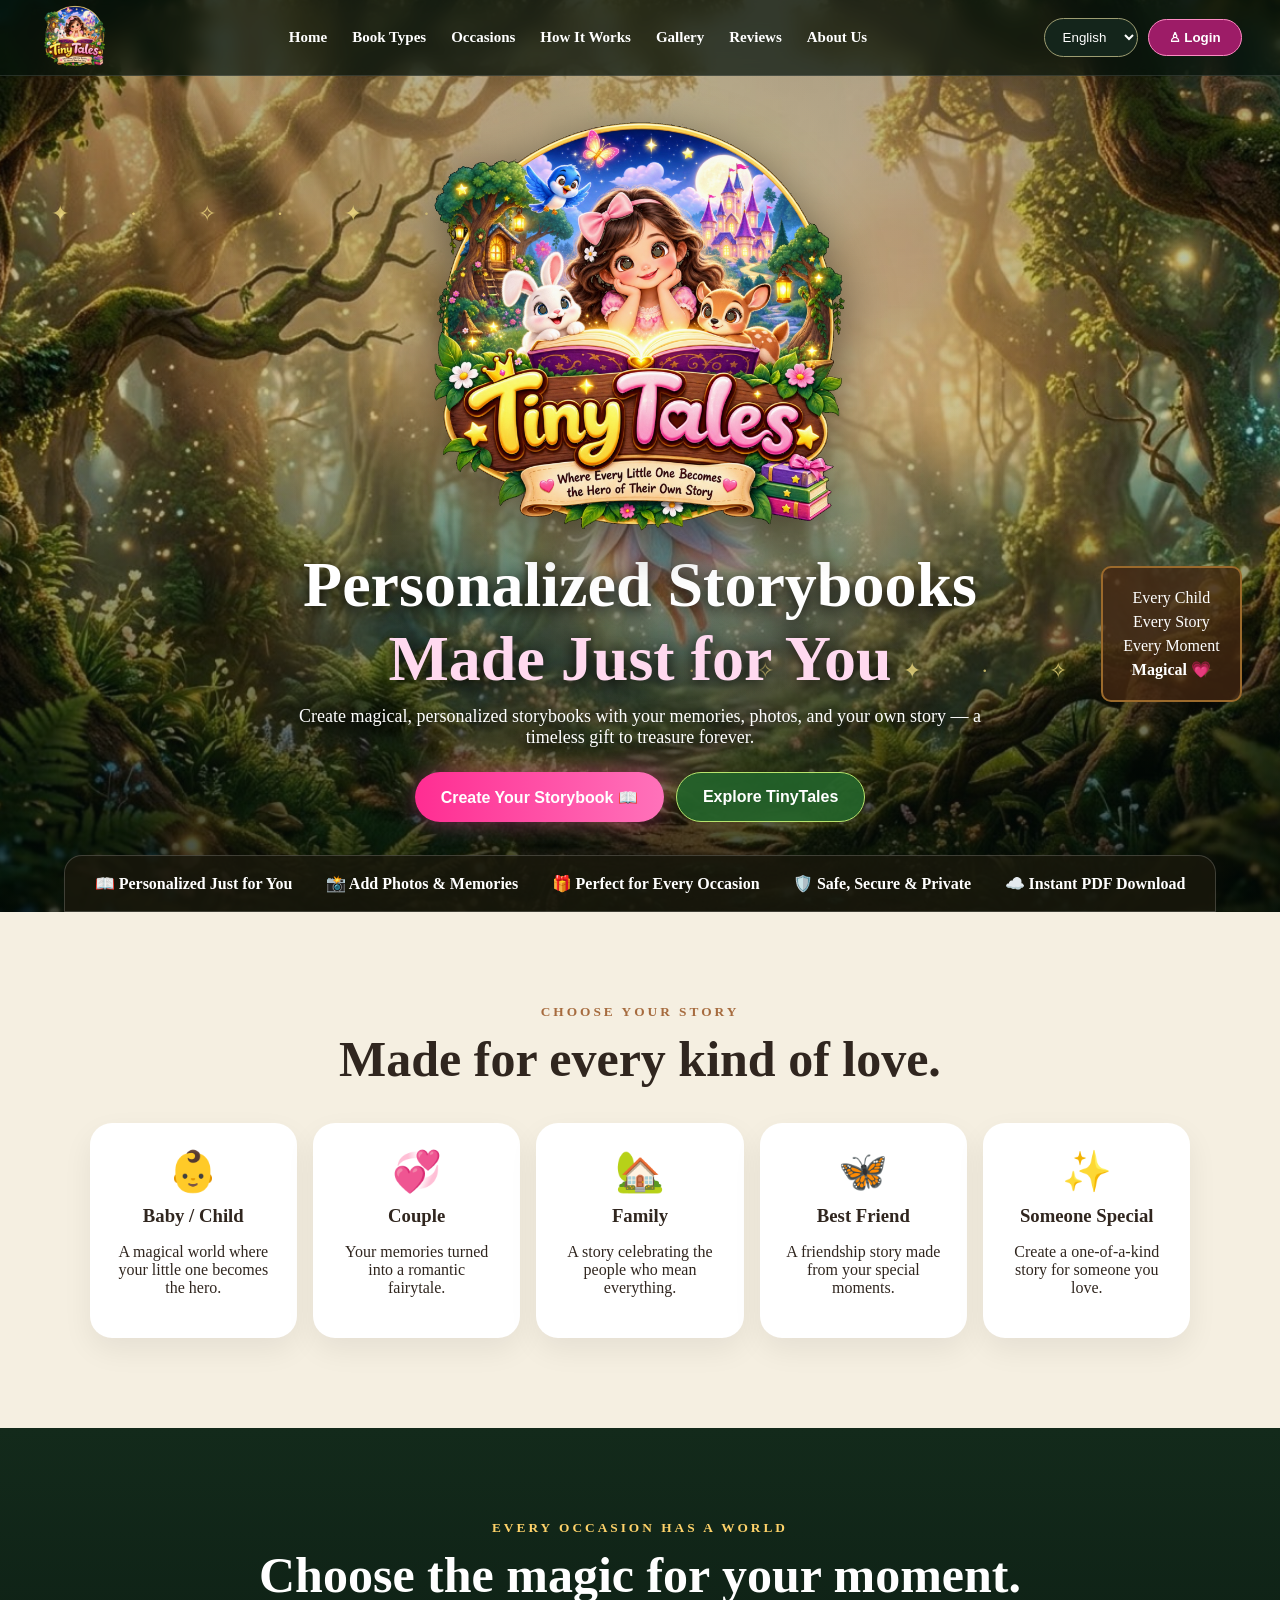
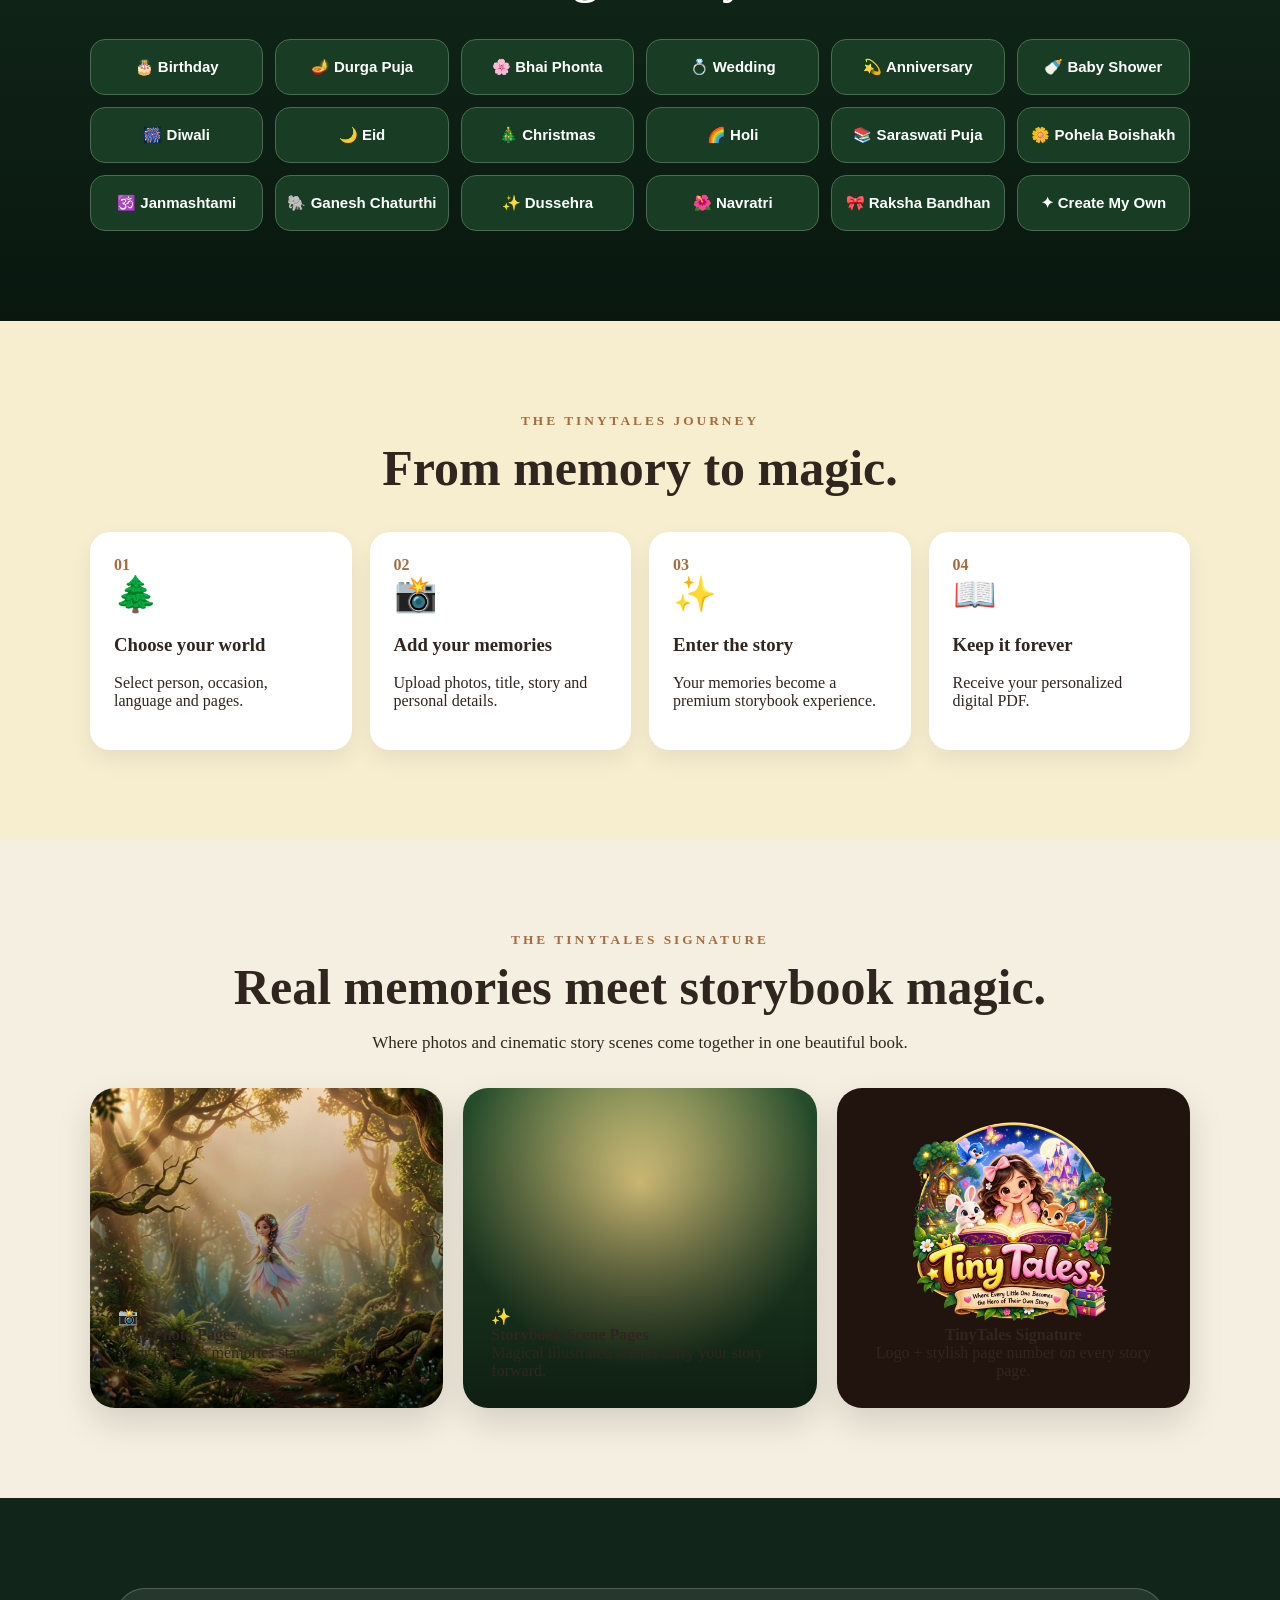
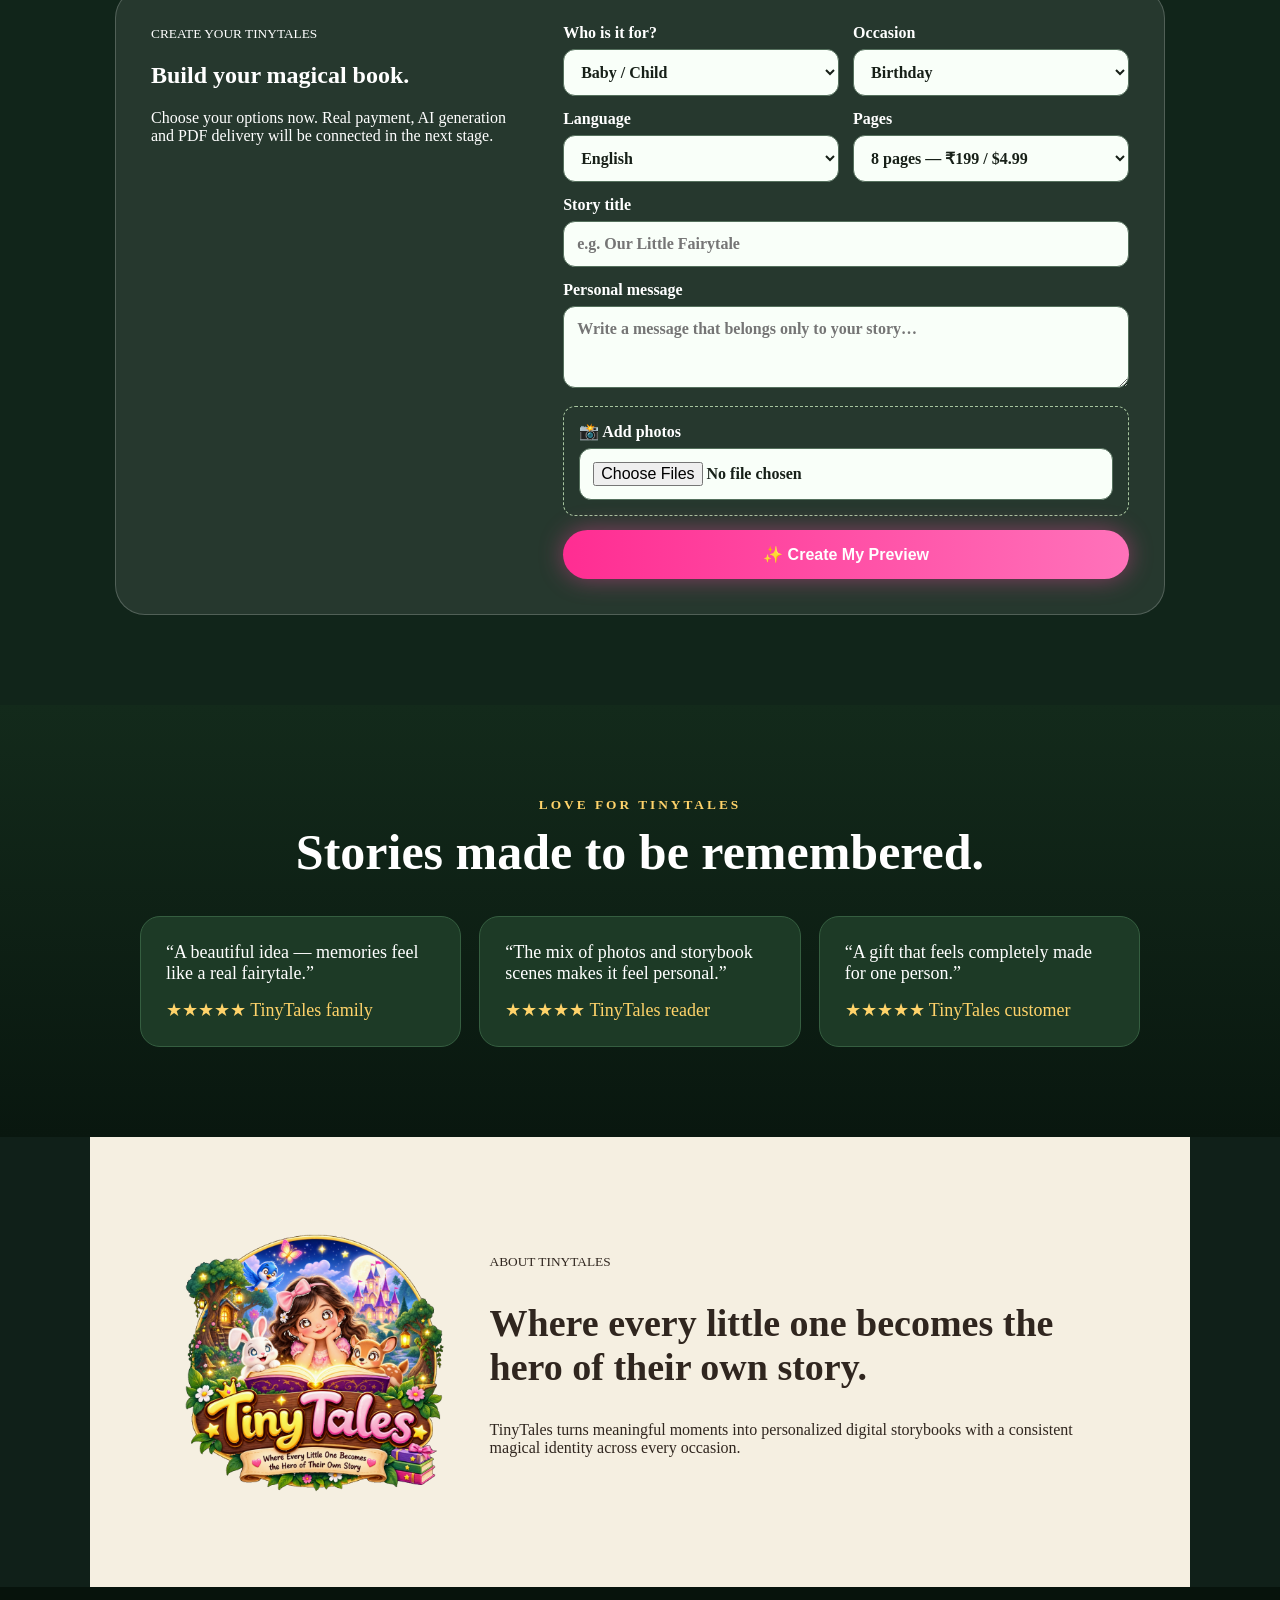
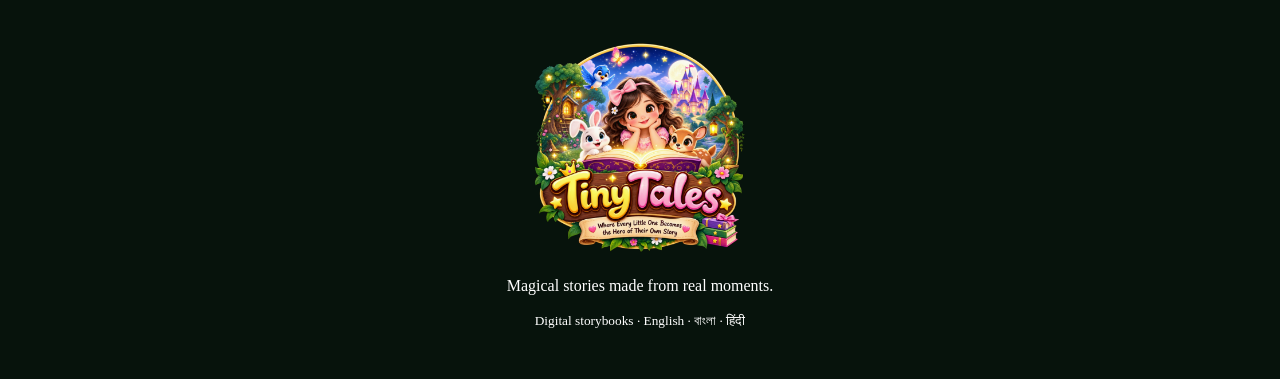
<file: index.html>
<!doctype html><html lang="en"><head><meta charset="utf-8"><meta name="viewport" content="width=device-width,initial-scale=1"><title>TinyTales — Personalized Magical Storybooks</title><meta name="description" content="TinyTales creates personalized magical storybooks from your memories, photos and stories in English, বাংলা and हिंदी."><link rel="icon" href="assets/favicon.png"><meta property="og:title" content="TinyTales — Personalized Magical Storybooks"><meta property="og:description" content="Where Every Little One Becomes the Hero of Their Own Story"><style id="tinytales-main-style">
*{box-sizing:border-box}html{scroll-behavior:smooth}body{margin:0;color:#fff;background:#102019;font-family:Georgia,'Times New Roman',serif}.topbar{position:fixed;top:0;left:0;right:0;height:76px;z-index:20;display:flex;align-items:center;padding:6px 3%;background:rgba(5,18,12,.72);backdrop-filter:blur(10px);border-bottom:1px solid rgba(255,255,255,.12)}.brand img{width:74px;height:64px;object-fit:contain}.topbar nav{display:flex;gap:25px;margin:auto}.topbar nav a{color:#fff;text-decoration:none;font-weight:700;font-size:15px}.right{display:flex;gap:10px;align-items:center}.right select{background:#14251b;color:#fff;border:1px solid #9d9d72;border-radius:22px;padding:10px 14px}.login{border:1px solid #ff8bc4;background:#9d1c67;color:#fff;border-radius:24px;padding:10px 20px;font-weight:700}.hero{min-height:100vh;position:relative;overflow:hidden;display:flex;align-items:center;justify-content:center;padding:110px 6% 90px}.forest{position:absolute;inset:0;background:url('assets/enchanted-forest.webp') center/cover no-repeat;transform:scale(1.04);animation:slowzoom 18s ease-in-out infinite alternate}.shade{position:absolute;inset:0;background:linear-gradient(180deg,rgba(2,12,7,.35),rgba(3,19,10,.22) 45%,rgba(2,10,6,.78))}.rays{position:absolute;inset:-20%;background:radial-gradient(ellipse at 52% 30%,rgba(255,240,175,.25),transparent 40%);animation:glow 6s ease-in-out infinite alternate}.sparkles:before,.sparkles:after{content:'✦  ·  ✧  ·  ✦  ·  ✧  ·  ✦';position:absolute;color:#ffe98a;font-size:22px;letter-spacing:28px;animation:float 7s linear infinite;opacity:.7}.sparkles:before{top:22%;left:4%}.sparkles:after{bottom:25%;right:3%}.hero-content{position:relative;z-index:3;text-align:center;max-width:850px}.hero-logo img{width:min(430px,70vw);filter:drop-shadow(0 14px 25px rgba(0,0,0,.5))}.hero h1{font-size:clamp(32px,5vw,64px);margin:4px 0 10px;text-shadow:0 4px 16px #000}.hero h1 em{color:#ffd9ef;font-style:normal}.hero p{font-size:18px;max-width:700px;margin:0 auto 24px;text-shadow:0 3px 12px #000}.actions{display:flex;justify-content:center;gap:12px;flex-wrap:wrap}.primary,.secondary{border:0;border-radius:30px;padding:15px 26px;font-size:16px;font-weight:800;cursor:pointer}.primary{background:linear-gradient(90deg,#ff2d92,#ff72ba);color:#fff;box-shadow:0 0 25px rgba(255,68,161,.45)}.secondary{background:rgba(35,100,43,.9);color:#fff;border:1px solid #b8e56e}.side-sign{position:absolute;right:3%;bottom:23%;z-index:4;background:rgba(67,39,18,.76);padding:18px 20px;border:2px solid #9b6a2c;border-radius:10px;text-align:center;line-height:1.5}.feature-bar{position:absolute;z-index:5;bottom:0;left:5%;right:5%;display:flex;justify-content:space-around;gap:10px;flex-wrap:wrap;background:rgba(25,24,12,.85);border:1px solid rgba(255,255,255,.18);padding:18px;border-radius:18px 18px 0 0;font-weight:700}.section{padding:90px 7%;background:#f5efe1;color:#30261f}.section.dark{background:linear-gradient(180deg,#132a1b,#09170f);color:#fff}.heading{text-align:center;max-width:850px;margin:0 auto 35px}.heading small{letter-spacing:3px;font-weight:800;color:#a66b3e}.dark .heading small{color:#ffd36a}.heading h2{font-size:clamp(32px,4vw,50px);margin:10px 0}.heading p{font-size:17px}.cards{display:grid;grid-template-columns:repeat(5,1fr);gap:16px;max-width:1200px;margin:auto}.cards article{background:#fff;border-radius:22px;padding:25px;text-align:center;box-shadow:0 12px 30px #0001}.cards article:first-letter{font-size:40px}.cards h3{margin:10px 0 5px}.occasion-grid{max-width:1100px;margin:auto;display:grid;grid-template-columns:repeat(6,1fr);gap:12px}.occasion-grid button{padding:18px 8px;border-radius:15px;border:1px solid #496d51;background:#183c24;color:#fff;font-size:15px;font-weight:700}.parchment{background:#f7edcf}.steps{max-width:1100px;margin:auto;display:grid;grid-template-columns:repeat(4,1fr);gap:18px}.steps>div{background:#fff;border-radius:20px;padding:24px;box-shadow:0 10px 25px #0001}.steps b{display:block;color:#a66b3e}.steps span{font-size:35px}.gallery-grid{max-width:1100px;margin:auto;display:grid;grid-template-columns:repeat(3,1fr);gap:20px}.photo-card{min-height:260px;border-radius:25px;padding:28px;display:flex;flex-direction:column;justify-content:end;box-shadow:0 15px 35px #0002}.photo-card.real{background:linear-gradient(#0000,#0009),url('assets/enchanted-forest.webp') center/cover}.photo-card.magic{background:linear-gradient(#0000,#0009),radial-gradient(circle at 50% 30%,#f5dd8b,#254d2c 65%)}.photo-card.signature{background:#21140e;text-align:center;justify-content:center;align-items:center}.signature img{width:210px}.create{background:#11251a;color:#fff}.create-card{max-width:1050px;margin:auto;background:rgba(255,255,255,.09);border:1px solid rgba(255,255,255,.2);border-radius:30px;padding:35px;display:grid;grid-template-columns:.8fr 1.2fr;gap:35px}.form{display:grid;grid-template-columns:1fr 1fr;gap:14px}.form label{font-weight:700}.form select,.form input,.form textarea{width:100%;margin-top:7px;padding:13px;border-radius:12px;border:1px solid #55705d;background:#f9fff9;color:#172018;font:inherit}.full{grid-column:1/-1}.upload{padding:15px;border:1px dashed #a6c49e;border-radius:12px}.review-grid{max-width:1000px;margin:auto;display:grid;grid-template-columns:repeat(3,1fr);gap:18px}.review-grid blockquote{margin:0;background:#1d3a26;border:1px solid #355e40;border-radius:20px;padding:25px;font-size:18px}.review-grid footer{margin-top:15px;color:#ffd36a}.about{display:flex;align-items:center;gap:40px;max-width:1100px;margin:auto}.about img{width:270px}.about h2{font-size:38px}body>footer{background:#07130c;text-align:center;padding:50px 20px}body>footer img{width:220px;max-width:70%}@keyframes slowzoom{to{transform:scale(1.09)}}@keyframes glow{to{opacity:.55;transform:scale(1.06)}}@keyframes float{0%,100%{transform:translateY(0)}50%{transform:translateY(-20px)}}@media(max-width:1000px){.topbar nav{gap:12px}.cards{grid-template-columns:repeat(3,1fr)}.occasion-grid{grid-template-columns:repeat(4,1fr)}.steps{grid-template-columns:repeat(2,1fr)}.gallery-grid,.review-grid{grid-template-columns:1fr}.side-sign{display:none}.create-card{grid-template-columns:1fr}}@media(max-width:700px){.topbar{height:64px}.brand img{width:58px;height:54px}.topbar nav{display:none}.right select{display:none}.hero{padding-top:80px}.hero-logo img{width:260px}.hero h1{font-size:34px}.hero p{font-size:15px}.feature-bar{left:2%;right:2%;font-size:11px;padding:12px}.cards{grid-template-columns:1fr 1fr}.occasion-grid{grid-template-columns:repeat(2,1fr)}.steps{grid-template-columns:1fr}.form{grid-template-columns:1fr}.full{grid-column:auto}.about{flex-direction:column;text-align:center}.section{padding:70px 5%}}
/* TinyTales Step 3 Bengali typography hooks */
@font-face{font-family:'FNArafatNoakhali';src:url('assets/fonts/assets/fonts/bengali/FNArafatNoakhali-Regular.ttf');font-display:swap}
@font-face{font-family:'FNMahinDuiDashok';src:url('assets/fonts/assets/fonts/bengali/FN Mahin Dui Dashok Regular.ttf');font-display:swap}

/* Day 2 interactive selection */
.type-card,.occasion-btn{cursor:pointer;transition:transform .2s ease,box-shadow .2s ease,border-color .2s ease}.type-card:hover,.occasion-btn:hover{transform:translateY(-4px);box-shadow:0 12px 25px rgba(0,0,0,.18)}.type-card.selected{border:2px solid #ff5da8;box-shadow:0 0 0 4px rgba(255,93,168,.18),0 14px 30px rgba(0,0,0,.18);transform:translateY(-4px)}.occasion-grid button.selected{border-color:#ffd36a;background:linear-gradient(135deg,#214f2e,#7a3f6c);box-shadow:0 0 0 3px rgba(255,211,106,.2);transform:translateY(-3px)}
.product-choice{display:flex;gap:18px;flex-wrap:wrap}.product-btn{border:1px solid rgba(255,255,255,.25);background:rgba(0,0,0,.2);color:#fff;border-radius:18px;padding:22px;min-width:220px;font-size:1.05rem;cursor:pointer}.product-btn.selected{outline:2px solid rgba(255,255,255,.7);transform:translateY(-2px)}.product-btn span{font-size:.82rem;opacity:.75}.wizard-head{margin-bottom:20px}.progress-track{height:8px;background:rgba(255,255,255,.15);border-radius:99px;overflow:hidden}.progress-track #progress{height:100%;width:16%;background:rgba(255,255,255,.85);transition:.25s}.step-dots{display:flex;gap:8px;margin-top:12px}.step-dot{width:30px;height:30px;border-radius:50%;display:grid;place-items:center;background:rgba(255,255,255,.12)}.step-dot.active{background:rgba(255,255,255,.85);color:#102019}.wizard-panel{animation:fadeIn .2s ease}.wizard-actions{display:flex;gap:10px;margin-top:20px;justify-content:flex-end}.wizard-panel label{display:block;margin:12px 0}.wizard-panel input,.wizard-panel textarea,.wizard-panel select{width:100%;padding:12px;border-radius:10px;border:1px solid rgba(255,255,255,.2);background:rgba(0,0,0,.18);color:inherit}.wizard-panel select option{color:#111}.wizard-panel button{padding:11px 16px;border-radius:10px;border:1px solid rgba(255,255,255,.2);cursor:pointer}.wizard-panel .primary{border:0}@keyframes fadeIn{from{opacity:0;transform:translateY(5px)}to{opacity:1;transform:none}}

</style></head><body>
<header class="topbar"><a href="#home" class="brand"><img src="assets/tinytales-logo.png" alt="TinyTales"></a><nav><a href="#home">Home</a><a href="#types">Book Types</a><a href="#occasions">Occasions</a><a href="#how">How It Works</a><a href="#gallery">Gallery</a><a href="#reviews">Reviews</a><a href="#about">About Us</a></nav><div class="right"><select id="language"><option>English</option><option>বাংলা</option><option>हिंदी</option></select><button class="login" onclick="alert('Login will be connected later.')">♙ Login</button></div></header>
<main>
<section id="home" class="hero"><div class="forest"></div><div class="shade"></div><div class="rays"></div><div class="sparkles"></div><div class="hero-content"><div class="hero-logo"><img src="assets/tinytales-logo.png" alt="TinyTales logo"></div><h1>Personalized Storybooks<br><em>Made Just for You</em></h1><p>Create magical, personalized storybooks with your memories, photos, and your own story — a timeless gift to treasure forever.</p><div class="actions"><button class="primary" onclick="document.getElementById('create').scrollIntoView({behavior:'smooth'})">Create Your Storybook 📖</button><button class="secondary" onclick="document.getElementById('types').scrollIntoView({behavior:'smooth'})">Explore TinyTales</button></div></div><div class="side-sign">Every Child<br>Every Story<br>Every Moment<br><b>Magical</b> 💗</div><div class="feature-bar"><span>📖 Personalized Just for You</span><span>📸 Add Photos & Memories</span><span>🎁 Perfect for Every Occasion</span><span>🛡️ Safe, Secure & Private</span><span>☁️ Instant PDF Download</span></div></section>
<section id="types" class="section"><div class="heading"><small>CHOOSE YOUR STORY</small><h2>Made for every kind of love.</h2></div><div class="cards"><article>👶<h3>Baby / Child</h3><p>A magical world where your little one becomes the hero.</p></article><article>💞<h3>Couple</h3><p>Your memories turned into a romantic fairytale.</p></article><article>🏡<h3>Family</h3><p>A story celebrating the people who mean everything.</p></article><article>🦋<h3>Best Friend</h3><p>A friendship story made from your special moments.</p></article><article>✨<h3>Someone Special</h3><p>Create a one-of-a-kind story for someone you love.</p></article></div></section>
<section id="occasions" class="section dark"><div class="heading"><small>EVERY OCCASION HAS A WORLD</small><h2>Choose the magic for your moment.</h2></div><div class="occasion-grid"><button>🎂 Birthday</button><button>🪔 Durga Puja</button><button>🌸 Bhai Phonta</button><button>💍 Wedding</button><button>💫 Anniversary</button><button>🍼 Baby Shower</button><button>🎆 Diwali</button><button>🌙 Eid</button><button>🎄 Christmas</button><button>🌈 Holi</button><button>📚 Saraswati Puja</button><button>🌼 Pohela Boishakh</button><button>🕉️ Janmashtami</button><button>🐘 Ganesh Chaturthi</button><button>✨ Dussehra</button><button>🌺 Navratri</button><button>🎀 Raksha Bandhan</button><button>✦ Create My Own</button></div></section>
<section id="how" class="section parchment"><div class="heading"><small>THE TINYTALES JOURNEY</small><h2>From memory to magic.</h2></div><div class="steps"><div><b>01</b><span>🌲</span><h3>Choose your world</h3><p>Select person, occasion, language and pages.</p></div><div><b>02</b><span>📸</span><h3>Add your memories</h3><p>Upload photos, title, story and personal details.</p></div><div><b>03</b><span>✨</span><h3>Enter the story</h3><p>Your memories become a premium storybook experience.</p></div><div><b>04</b><span>📖</span><h3>Keep it forever</h3><p>Receive your personalized digital PDF.</p></div></div></section>
<section id="gallery" class="section gallery"><div class="heading"><small>THE TINYTALES SIGNATURE</small><h2>Real memories meet storybook magic.</h2><p>Where photos and cinematic story scenes come together in one beautiful book.</p></div><div class="gallery-grid"><div class="photo-card real">📸<b>Real Photo Pages</b><span>Your precious memories stay at the heart of the book.</span></div><div class="photo-card magic">✨<b>Storybook Scene Pages</b><span>Magical illustrated scenes carry your story forward.</span></div><div class="photo-card signature"><img src="assets/tinytales-logo.png" alt="TinyTales"><b>TinyTales Signature</b><span>Logo + stylish page number on every story page.</span></div></div></section>
<section id="create" class="section create"><div class="create-card"><div><small>CREATE YOUR TINYTALES</small><h2>Build your magical book.</h2><p>Choose your options now. Real payment, AI generation and PDF delivery will be connected in the next stage.</p></div><div class="form"><label>Who is it for?<select><option>Baby / Child</option><option>Couple</option><option>Family</option><option>Best Friend</option><option>Someone Special</option></select></label><label>Occasion<select><option>Birthday</option><option>Durga Puja</option><option>Bhai Phonta</option><option>Anniversary</option><option>Wedding</option><option>Baby Shower</option><option>Diwali</option><option>Eid</option><option>Christmas</option><option>Create My Own</option></select></label><label>Language<select><option>English</option><option>বাংলা</option><option>हिंदी</option></select></label><label>Pages<select><option>8 pages — ₹199 / $4.99</option><option>12 pages — ₹299 / $6.99</option><option>16 pages — ₹399 / $8.99</option><option>20 pages — ₹499 / $10.99</option><option>24 pages — ₹599 / $12.99</option><option>32 pages — ₹799 / $16.99</option></select></label><label class="full">Story title<input placeholder="e.g. Our Little Fairytale"></label><label class="full">Personal message<textarea rows="3" placeholder="Write a message that belongs only to your story…"></textarea></label><label class="full upload">📸 Add photos<input type="file" accept="image/*" multiple></label><button class="primary full">✨ Create My Preview</button></div></div></section>
<section id="reviews" class="section dark reviews"><div class="heading"><small>LOVE FOR TINYTALES</small><h2>Stories made to be remembered.</h2></div><div class="review-grid"><blockquote>“A beautiful idea — memories feel like a real fairytale.”<footer>★★★★★ TinyTales family</footer></blockquote><blockquote>“The mix of photos and storybook scenes makes it feel personal.”<footer>★★★★★ TinyTales reader</footer></blockquote><blockquote>“A gift that feels completely made for one person.”<footer>★★★★★ TinyTales customer</footer></blockquote></div></section>
<section id="about" class="section about"><img src="assets/tinytales-logo.png" alt="TinyTales"><div><small>ABOUT TINYTALES</small><h2>Where every little one becomes the hero of their own story.</h2><p>TinyTales turns meaningful moments into personalized digital storybooks with a consistent magical identity across every occasion.</p></div></section>
</main><footer><img src="assets/tinytales-logo.png" alt="TinyTales"><p>Magical stories made from real moments.</p><small>Digital storybooks · English · বাংলা · हिंदी</small></footer><script src="script.js"></script></body></html>
</file>
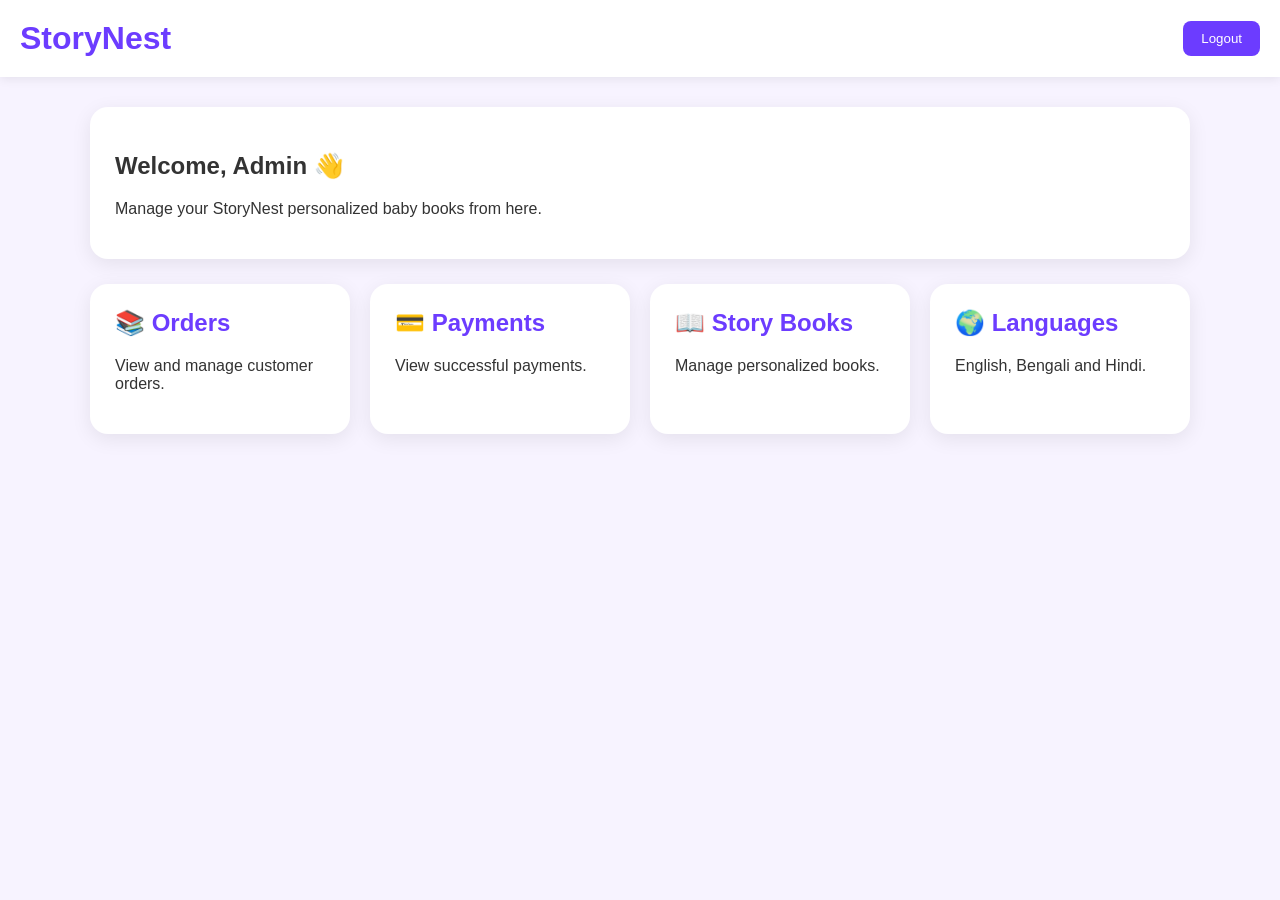
<file: admin-dashboard.html>
<!DOCTYPE html>
<html lang="en">
<head>
  <meta charset="UTF-8">
  <meta name="viewport" content="width=device-width, initial-scale=1.0">
  <title>StoryNest Admin Dashboard</title>
  <style>
    body {
      margin: 0;
      font-family: Arial, sans-serif;
      background: #f7f3ff;
      color: #333;
    }

    header {
      background: white;
      padding: 20px;
      box-shadow: 0 2px 10px rgba(0,0,0,.08);
      display: flex;
      justify-content: space-between;
      align-items: center;
    }

    header h1 {
      margin: 0;
      color: #6c3cff;
    }

    .logout {
      border: none;
      background: #6c3cff;
      color: white;
      padding: 10px 18px;
      border-radius: 8px;
      cursor: pointer;
    }

    .container {
      padding: 30px;
      max-width: 1100px;
      margin: auto;
    }

    .welcome {
      background: white;
      padding: 25px;
      border-radius: 18px;
      box-shadow: 0 5px 20px rgba(0,0,0,.08);
    }

    .cards {
      display: grid;
      grid-template-columns: repeat(auto-fit, minmax(200px, 1fr));
      gap: 20px;
      margin-top: 25px;
    }

    .card {
      background: white;
      padding: 25px;
      border-radius: 18px;
      box-shadow: 0 5px 20px rgba(0,0,0,.08);
    }

    .card h2 {
      color: #6c3cff;
      margin-top: 0;
    }
  </style>
</head>

<body>

<header>
  <h1>StoryNest</h1>
  <button class="logout" onclick="logout()">Logout</button>
</header>

<div class="container">

  <div class="welcome">
    <h2>Welcome, Admin 👋</h2>
    <p>Manage your StoryNest personalized baby books from here.</p>
  </div>

  <div class="cards">

    <div class="card">
      <h2>📚 Orders</h2>
      <p>View and manage customer orders.</p>
    </div>

    <div class="card">
      <h2>💳 Payments</h2>
      <p>View successful payments.</p>
    </div>

    <div class="card">
      <h2>📖 Story Books</h2>
      <p>Manage personalized books.</p>
    </div>

    <div class="card">
      <h2>🌍 Languages</h2>
      <p>English, Bengali and Hindi.</p>
    </div>

  </div>

</div>

<script>
function logout() {
  window.location.href = "/admin.html";
}
</script>

</body>
</html>
</file>
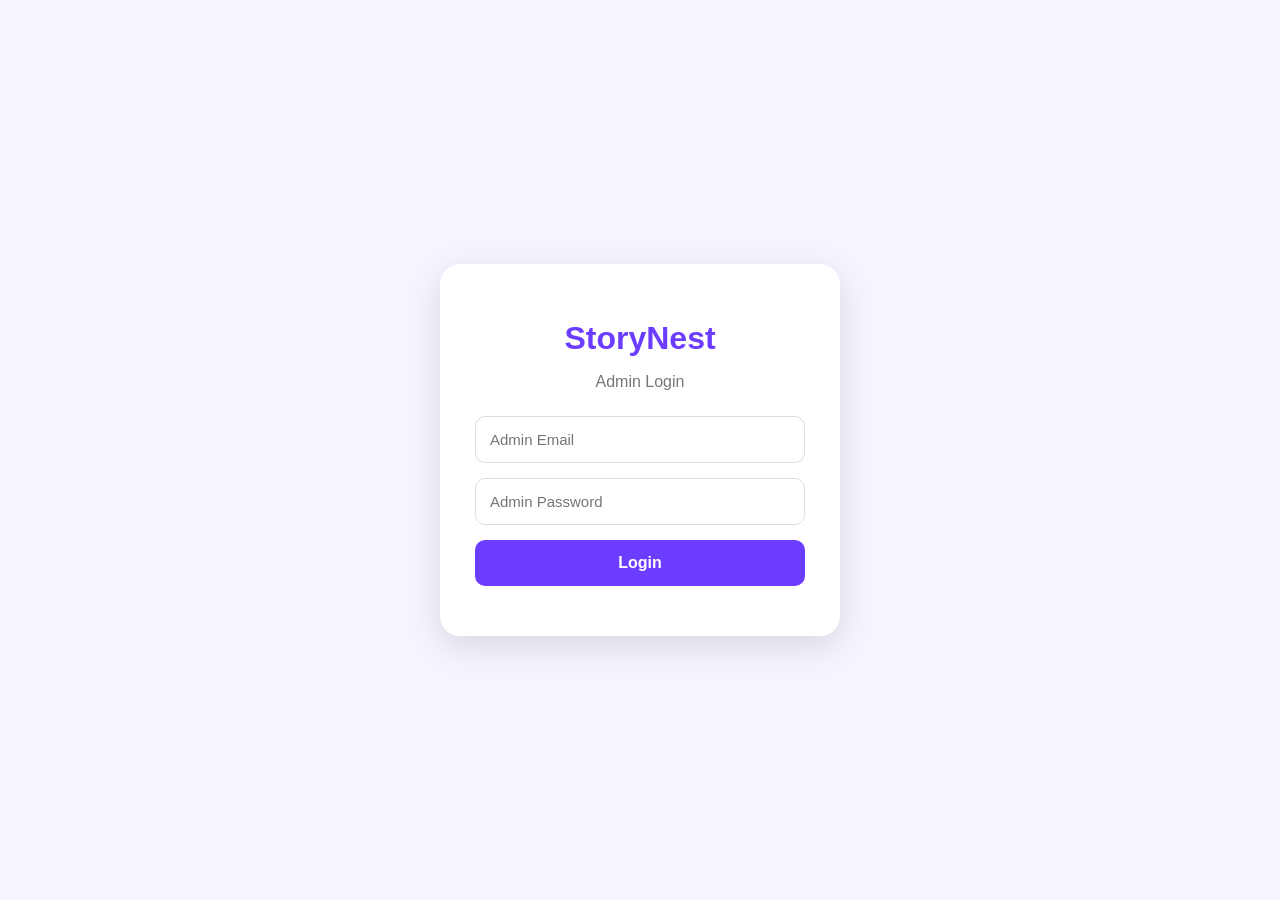
<file: admin.html>
<!DOCTYPE html>
<html lang="en">
<head>
  <meta charset="UTF-8">
  <meta name="viewport" content="width=device-width, initial-scale=1.0">
  <title>StoryNest Admin Login</title>
  <style>
    body {
      margin: 0;
      min-height: 100vh;
      display: flex;
      align-items: center;
      justify-content: center;
      background: #f7f3ff;
      font-family: Arial, sans-serif;
    }

    .login-box {
      width: 90%;
      max-width: 400px;
      background: white;
      padding: 35px;
      border-radius: 20px;
      box-shadow: 0 10px 35px rgba(0,0,0,.12);
      box-sizing: border-box;
    }

    h1 {
      text-align: center;
      color: #6c3cff;
      margin-bottom: 8px;
    }

    p {
      text-align: center;
      color: #777;
      margin-bottom: 25px;
    }

    input {
      width: 100%;
      padding: 14px;
      margin-bottom: 15px;
      border: 1px solid #ddd;
      border-radius: 10px;
      box-sizing: border-box;
      font-size: 15px;
    }

    button {
      width: 100%;
      padding: 14px;
      border: none;
      border-radius: 10px;
      background: #6c3cff;
      color: white;
      font-size: 16px;
      font-weight: bold;
      cursor: pointer;
    }

    #message {
      text-align: center;
      margin-top: 15px;
      color: #d33;
    }
  </style>
</head>

<body>

  <div class="login-box">
    <h1>StoryNest</h1>
    <p>Admin Login</p>

    <form id="loginForm">
      <input
        type="email"
        id="email"
        placeholder="Admin Email"
        required
      >

      <input
        type="password"
        id="password"
        placeholder="Admin Password"
        required
      >

      <button type="submit">Login</button>
    </form>

    <div id="message"></div>
  </div>

  <script>
    document.getElementById("loginForm").addEventListener("submit", async function(e) {
      e.preventDefault();

      const email = document.getElementById("email").value;
      const password = document.getElementById("password").value;
      const message = document.getElementById("message");

      try {
        const response = await fetch("/api/admin", {
          method: "POST",
          headers: {
            "Content-Type": "application/json"
          },
          body: JSON.stringify({ email, password })
        });

        const data = await response.json();

        if (data.success) {
          window.location.href = "/admin-dashboard.html";
        } else {
          message.textContent = "Invalid email or password.";
        }

      } catch (error) {
        message.textContent = "Login failed. Please try again.";
      }
    });
  </script>

</body>
</html>
</file>
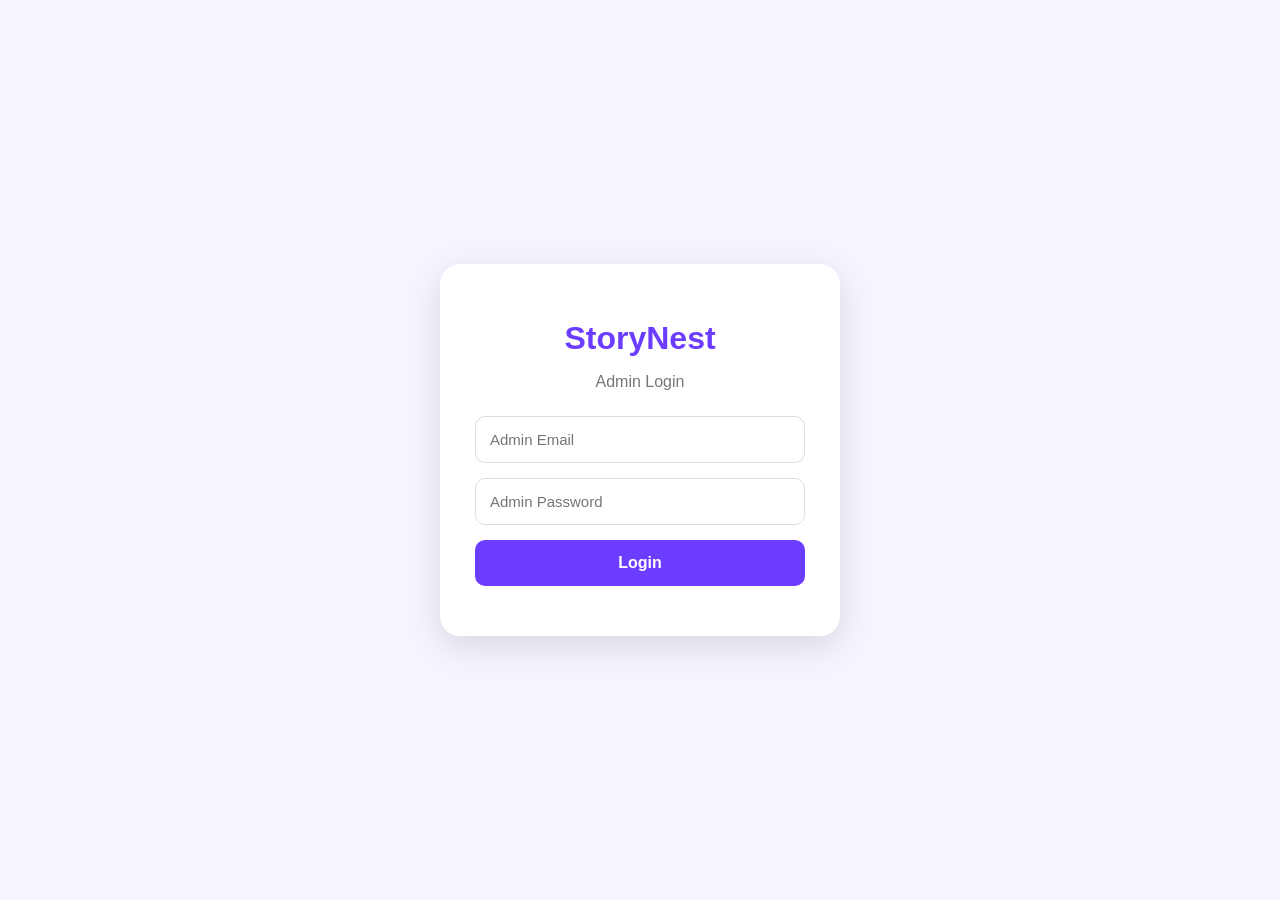
<file: login.html>
<!DOCTYPE html><html lang="en">
<head>
  <meta charset="UTF-8">
  <meta name="viewport" content="width=device-width, initial-scale=1.0">
  <title>StoryNest Admin Login</title>
  <style>
    body {
      margin: 0;
      min-height: 100vh;
      display: flex;
      align-items: center;
      justify-content: center;
      background: #f7f3ff;
      font-family: Arial, sans-serif;
    }.login-box {
  width: 90%;
  max-width: 400px;
  background: white;
  padding: 35px;
  border-radius: 20px;
  box-shadow: 0 10px 35px rgba(0,0,0,.12);
  box-sizing: border-box;
}

h1 {
  text-align: center;
  color: #6c3cff;
  margin-bottom: 8px;
}

p {
  text-align: center;
  color: #777;
  margin-bottom: 25px;
}

input {
  width: 100%;
  padding: 14px;
  margin-bottom: 15px;
  border: 1px solid #ddd;
  border-radius: 10px;
  box-sizing: border-box;
  font-size: 15px;
}

button {
  width: 100%;
  padding: 14px;
  border: none;
  border-radius: 10px;
  background: #6c3cff;
  color: white;
  font-size: 16px;
  font-weight: bold;
  cursor: pointer;
}

#message {
  text-align: center;
  margin-top: 15px;
  color: #d33;
}

  </style>
</head><body>  <div class="login-box">
    <h1>StoryNest</h1>
    <p>Admin Login</p><form id="loginForm">
  <input
    type="email"
    id="email"
    placeholder="Admin Email"
    required
  >

  <input
    type="password"
    id="password"
    placeholder="Admin Password"
    required
  >

  <button type="submit">Login</button>
</form>

<div id="message"></div>

  </div>  <script>
    document.getElementById("loginForm").addEventListener("submit", async function(e) {
      e.preventDefault();

      const email = document.getElementById("email").value;
      const password = document.getElementById("password").value;
      const message = document.getElementById("message");

      message.textContent = "Logging in...";
      message.style.color = "#777";

      try {
        const response = await fetch("/api/admin", {
          method: "POST",
          headers: {
            "Content-Type": "application/json"
          },
          body: JSON.stringify({ email, password })
        });

        const data = await response.json();

        if (data.success) {
          message.style.color = "green";
          message.textContent = "Login successful!";

          setTimeout(function() {
            window.location.href = "/admin-dashboard.html";
          }, 500);

        } else {
          message.style.color = "#d33";
          message.textContent = data.message || "Invalid email or password";
        }

      } catch (error) {
        message.style.color = "#d33";
        message.textContent = "Login failed. Please try again.";
      }
    });
  </script></body>
</html>
</file>
